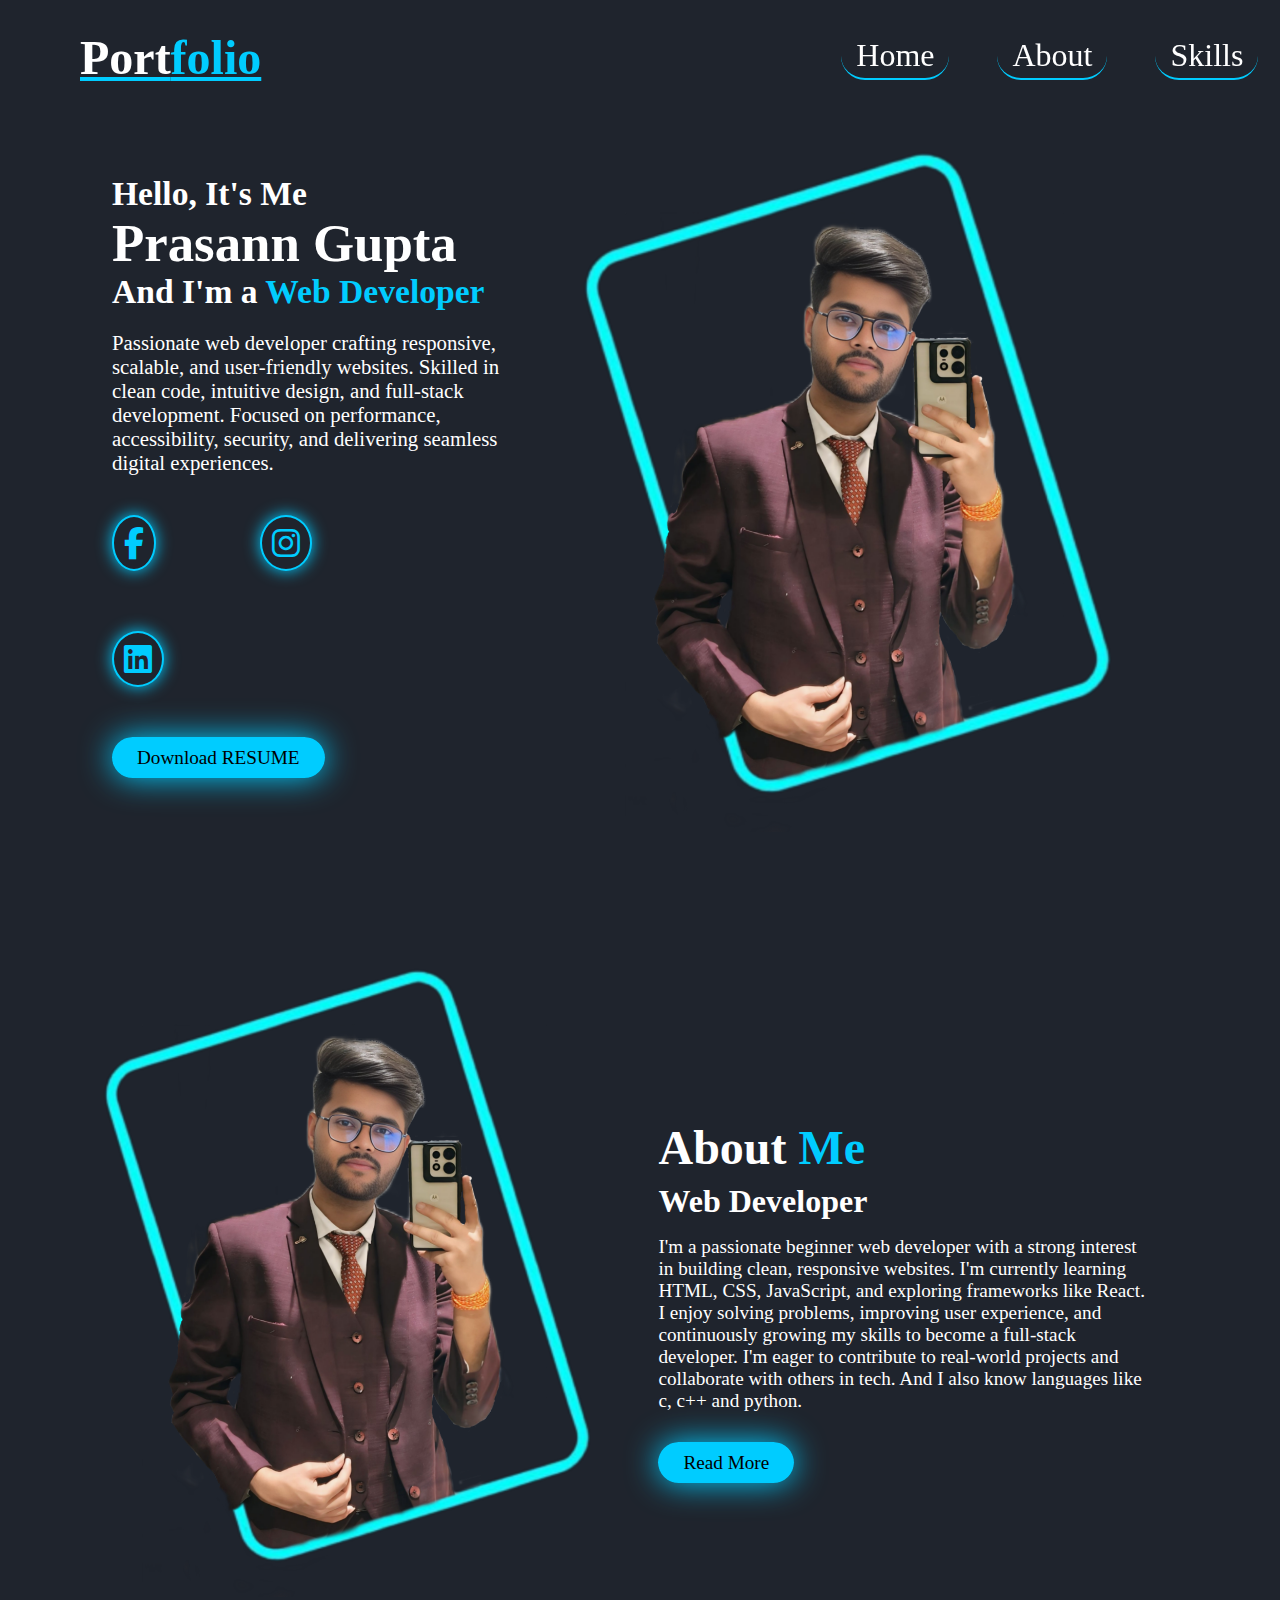
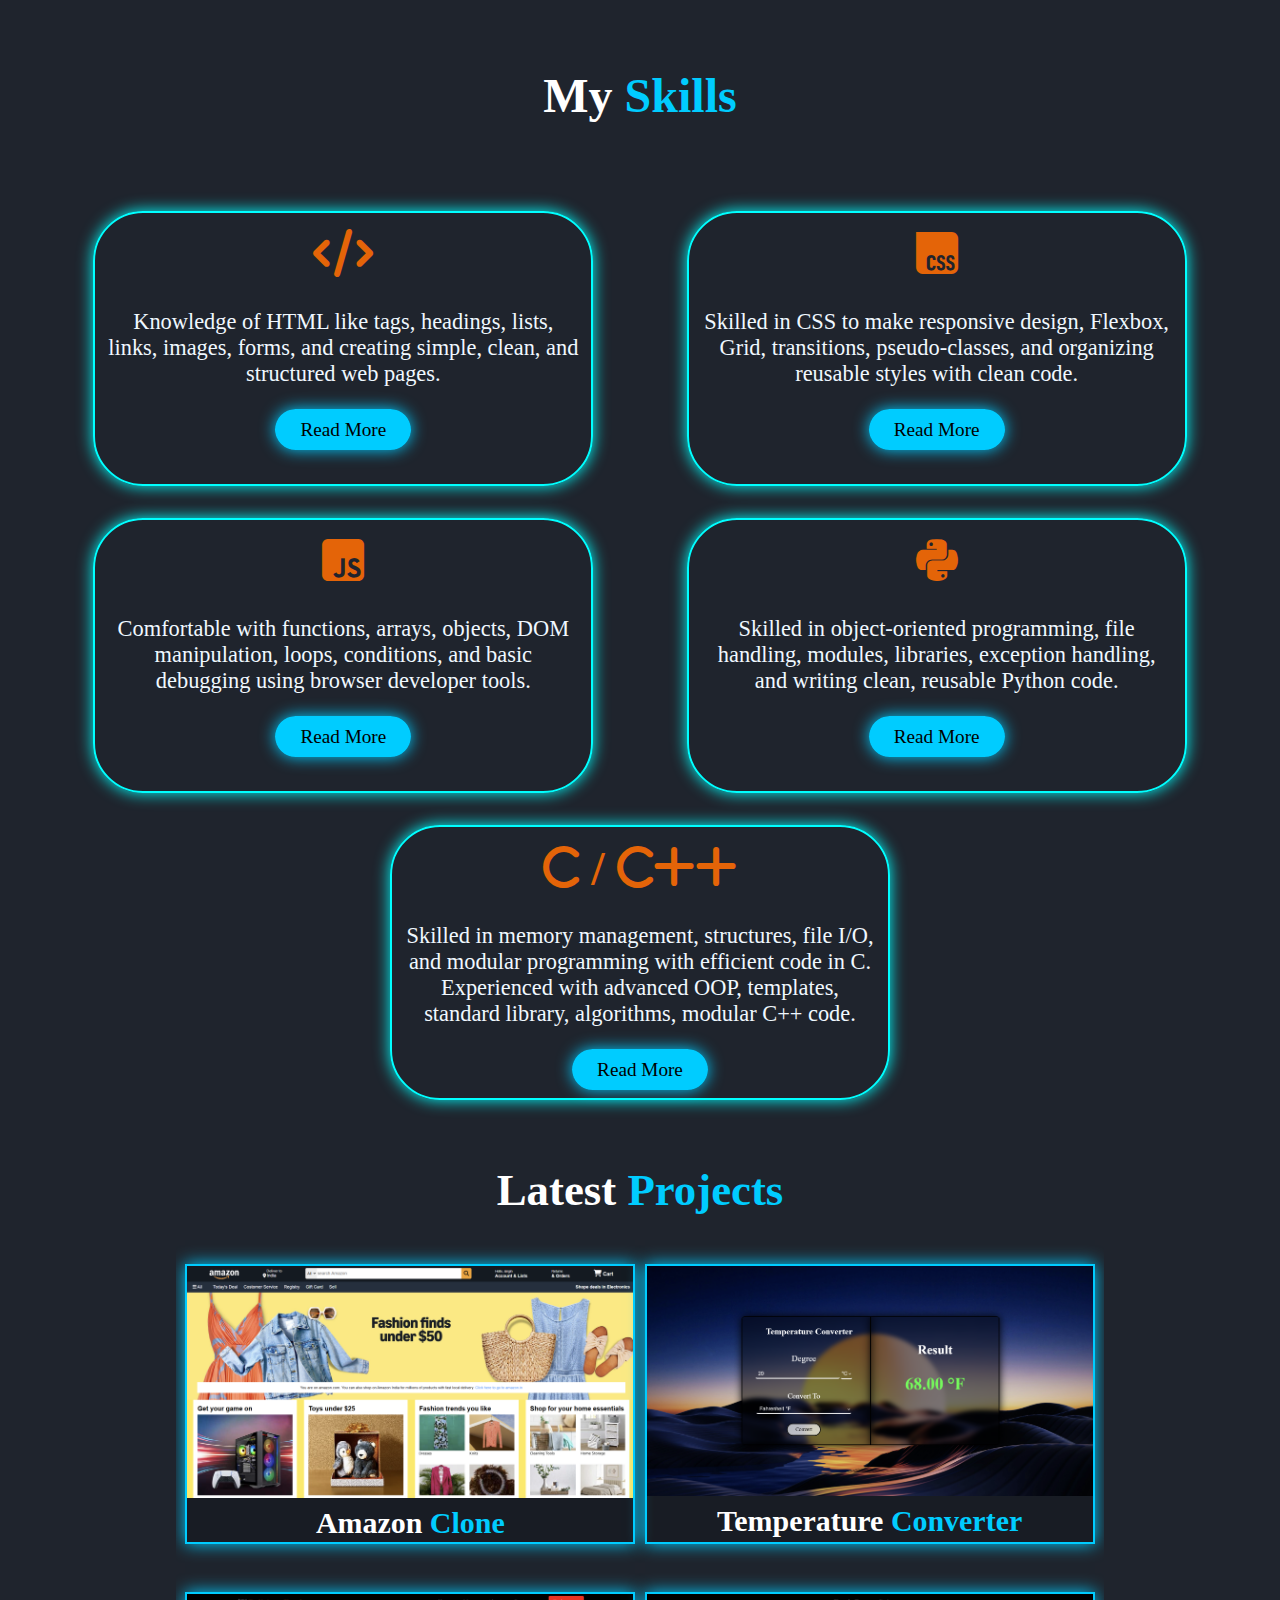
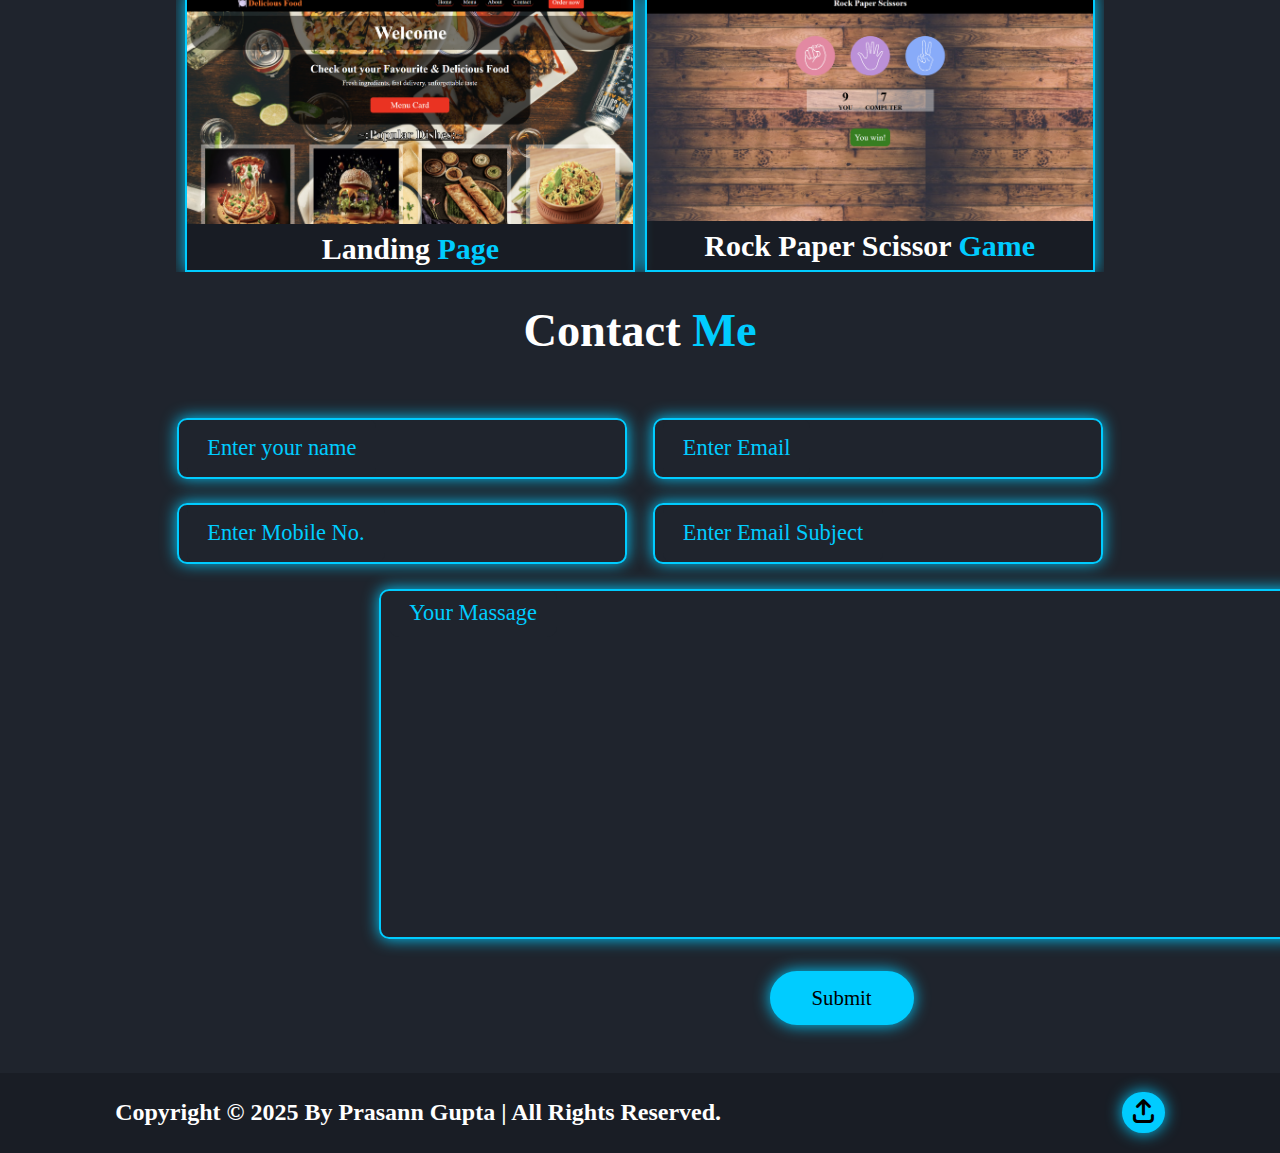
<file: index.html>
<!DOCTYPE html>
<html lang="en">
<head>
    <meta charset="UTF-8">
    <meta name="viewport" content="width=device-width, initial-scale=1.0">
    <title>Document</title>
    <link rel="stylesheet" href="https://cdnjs.cloudflare.com/ajax/libs/font-awesome/6.7.2/css/all.min.css" integrity="sha512-Evv84Mr4kqVGRNSgIGL/F/aIDqQb7xQ2vcrdIwxfjThSH8CSR7PBEakCr51Ck+w+/U6swU2Im1vVX0SVk9ABhg==" crossorigin="anonymous" referrerpolicy="no-referrer" />
    <link rel="stylesheet" href="style.css">
</head>
<body>
    <!-- Nev -->
    <header>
        <div class="nav-bar">
            <div class="logo">Port<span>folio</span></div>
            <ul class="nav">
                <li><a href="#home" class="home" >Home</a></li>
                <li><a href="#about">About</a></li>
                <li><a href="#skills">Skills</a></li>
                <li><a href="#Projects">Projects</a></li>
                <li><a href="#contact">Contact</a></li>
            </ul>
        </div>
    </header>

    <!-- Home -->

        <section class="contant" id="home">
            <div class="home-contant">
                <h3>Hello, It's Me</h3>
                <h1>Prasann Gupta</h1>
                <h3>And I'm  a <span> Web Developer</span></h3>
                <p>Passionate web developer crafting responsive, scalable, and user-friendly websites. Skilled in clean code, intuitive design, and full-stack development. Focused on performance, accessibility, security, and delivering seamless digital experiences.</p>
                <div class="socal-media">
                    <a href="https://www.facebook.com/share/16pqieLBY5/"><i class="fa-brands fa-facebook-f"></i></a>
                    <a href="https://www.instagram.com/_prasann_01?igsh=MXVicjBnd3BycWxraA== "><i class="fa-brands fa-instagram"></i></a>
                    <a href="https://www.linkedin.com/in/prasann-gupta-31b9b6272?utm_source=share&utm_campaign=share_via&utm_content=profile&utm_medium=android_app"><i class="fa-brands fa-linkedin"></i></a>
                </div>
                <a href="resume.html" class="btn">Download RESUME</a>
            </div>
            <div class="home-img">
                <img src="photo.png">
            </div>
        </section>

        <!-- about -->

        <section id="about" class="about">
            <div class="about-img">
                <img src="photo.png">
            </div>
            <div class="about-contant">
                <h2 class="heading">About <span>Me</span></h2>
                <h3>Web Developer</h3>
                <p>I'm a passionate beginner web developer with a strong interest in building clean, responsive websites. I'm currently learning HTML, CSS, JavaScript, and exploring frameworks like React. 
                I enjoy solving problems, improving user experience, and continuously growing my skills to become a full-stack developer. I'm eager to contribute to real-world projects and collaborate with others in tech. And I also know languages like c, c++ and python. </p>
                <a href="#" class="about-btn">Read More</a>
            </div>
        </section>

        <!-- Skills -->
         <div class="skills-heading">
            <h1>My <span>Skills</span></h1>
        </div>
        <section class="skills" id="skills">
            
            <div class="skills-contant">
                <div class="code-img"><i class="fa-solid fa-code"></i></div>
                <p> Knowledge of HTML like tags, headings, lists, links, images, forms, and creating simple, clean, and structured web pages.</p>                
                <a href="#" id="skills-btn">Read More</a>
            </div>
            <div class="skills-contant">
                <div class="code-img"><i class="fa-brands fa-css"></i></div>
                <p>Skilled in CSS to make responsive design, Flexbox, Grid, transitions, pseudo-classes, and organizing reusable styles with clean code.</p>
                <a href="#" id="skills-btn">Read More</a>
            </div>
            <div class="skills-contant">
                <div class="code-img"><i class="fa-brands fa-square-js"></i></div>
                <p>Comfortable with functions, arrays, objects, DOM manipulation, loops, conditions, and basic debugging using browser developer tools.</p>
                <a href="#" id="skills-btn">Read More</a>
            </div>
            <div class="skills-contant">
                <div class="code-img"><i class="fa-brands fa-python"></i></div>
                <p>Skilled in object-oriented programming, file handling, modules, libraries, exception handling, and writing clean, reusable Python code.</p>
                <a href="#" id="skills-btn">Read More</a>
            </div>
            <div class="skills-contant">
                <div class="code-img"><i class="fa-solid fa-c"> / c++</i></div>
                <p class="C-skill">Skilled in memory management, structures, file I/O, and modular programming with efficient code in C. Experienced with advanced OOP, templates, standard library, algorithms, modular C++ code.</p>
                <a href="#" id="skills-btn">Read More</a>
            </div>
        </section>

        <!-- Projects -->

        <section class="Project" id="Projects">
            <h1>Latest <span>Projects</span></h1>
            <div class="Project-allbox">
                <div class="Project-box" >
                    <img src="amazonclone.png">
                    <div class="Project-box-contant">
                        <h2>Amozon <span>Clone</span></h2>
                        <p>I have made a clone of Amozon using HTML & CSS which is looks like quite real.</p>
                        <a href="#"><i class="fa-solid fa-up-right-from-square"></i></a>
                    </div>
                    <h3 class="Project-box-hading">Amazon <span>Clone</span> </h3>
                </div>

                <div class="Project-box" >
                    <img src="temp.png">
                    <div class="Project-box-contant">
                        <h2>Temperature <span>Converter</span></h2>
                        <p>I have created a Temperature Converter web with the help of HTML,CSS and JavaScript which shows the accurate temperature after convert.</p>
                        <a href="#"><i class="fa-solid fa-up-right-from-square"></i></a>
                    </div>
                    <h3 class="Project-box-hading">Temperature <span>Converter</span> </h3>
                </div>

                <div class="Project-box" >
                    <img src="landing-page.png">
                    <div class="Project-box-contant">
                        <h2>Landing <span>Page</span></h2>
                        <p>I have created a beautiful delicious food landing page using only HTML & CSS</p>
                        <a href="#"><i class="fa-solid fa-up-right-from-square"></i></a>
                    </div>
                    <h3 class="Project-box-hading">Landing <span>Page</span> </h3>
                </div>

                <div class="Project-box" >
                    <img src="game.png">
                    <div class="Project-box-contant">
                        <h2>Rock Paper Scissor <span>Game</span></h2>
                        <p>I have created a Rock Paper Scissor Game using HTML,CSS and JavaScript.</p>
                        <a href="#"><i class="fa-solid fa-up-right-from-square"></i></a>
                    </div>
                    <h3 class="Project-box-hading">Rock Paper Scissor <span>Game</span> </h3>
                </div>
            </div>
        </section>

        <!-- contact -->

        <section class="contact" id="contact">
            <h2 class="contact-heading">Contact <span>Me</span></h2>
            <div>
                <div class="contact-body">
                    <div class="contact-container">
                        <div class="contact-area">
                            <input type="text" required>
                            <div class="contact-labelline">Enter your name</div> 
                        </div>
                    </div>
                    <div class="contact-container">
                        <div class="contact-area">
                            <input type="text" required>
                            <div class="contact-labelline">Enter Email</div> 
                        </div>
                    </div>
                </div>
            </div>
            <div>
                <div class="contact-body">
                    <div class="contact-container">
                        <div class="contact-area">
                            <input type="number" required>
                            <div class="contact-labelline">Enter Mobile No.</div> 
                        </div>
                    </div>
                    <div class="contact-container">
                        <div class="contact-area">
                            <input type="text" required>
                            <div class="contact-labelline">Enter Email Subject</div> 
                        </div>
                    </div>
                </div>
            </div>

            <div class="container">
                <div class="textarea">
                    <textarea name="" id="" cols="30" rows="10" required></textarea>
                    <div class="line">Your Massage</div> 
                    <span class="focus"></span>
                </div>
                <div class="contact-btn">
                    <a href="#" id="skill-btn">Submit</a>
                </div>
            </div>
        </section>
        <footer class="footer">
            <p>Copyright &copy; 2025 By Prasann Gupta | All Rights Reserved.</p>
            <a href="#"><i class="fa-solid fa-arrow-up-from-bracket"></i></a>
        </footer>
</body>
</html>
</file>
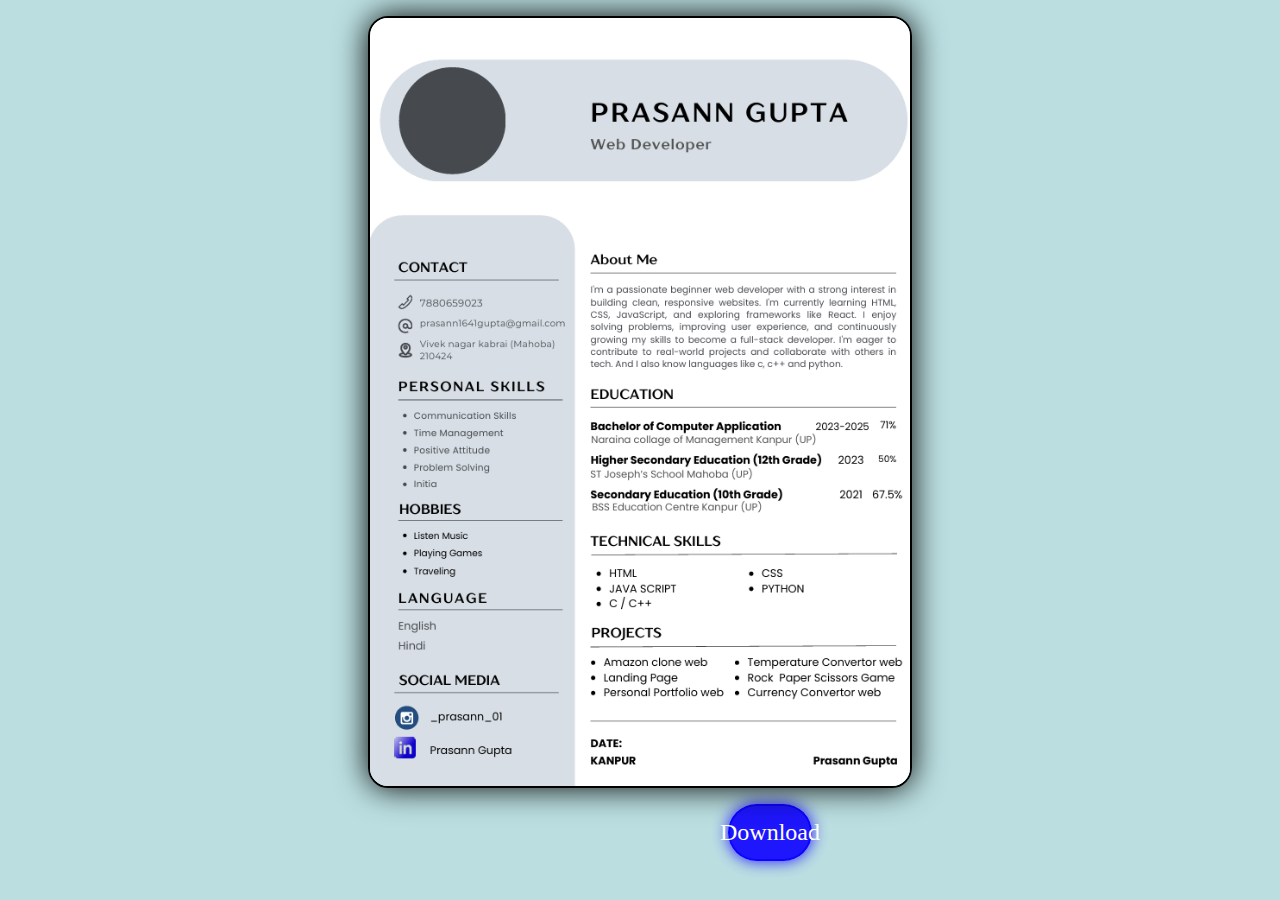
<file: resume.html>
<!DOCTYPE html>
<html lang="en">
<head>
    <meta charset="UTF-8">
    <meta name="viewport" content="width=device-width, initial-scale=1.0">
    <title>Document</title>
    <style>
        body{
            background-color: rgba(30, 149, 155, 0.3);
        }
        div{
            display: flex;
            justify-content: center;
            align-items: center;
            margin: 1rem 30rem 1rem 30rem;
        }
        img{
            height: 48rem;
            border: 2px solid black;
            box-shadow: 0 0 2rem black;
            border-radius: 20px;
        }
        a{  
            display: flex;
            justify-content: center;
            align-items: center;
            text-align: center;
            text-decoration: none;
            margin: 0 45rem 0 45rem ;
            padding: 13px 40px;
            border: 2px solid rgba(13, 0, 255,0.9);
            box-shadow: 0 0 1rem rgba(13, 0, 255,0.9);
            border-radius: 50px;
            background-color:rgba(13, 0, 255,0.9);
            color: white;
            font-size: 1.5rem;
            transition: 0.5s;
        }
        a:hover{
            background-color: #1f242d;
            color: white;
            box-shadow: 0 0 1.8rem rgba(13, 0, 255,0.9);
        }
    </style>
</head>
<body>
    <div >
        <img src="resume.png" alt="">
    </div>
    <a href="resume.png" download="">Download</a>
</body>
</html>
</file>
<file: style.css>
*{
    margin: 0;
    padding: 0;
    box-sizing: border-box;
}
body{
    background-color: #1f242d;
}
html{
    scroll-behavior:smooth;
}
.nav-bar{
    display: flex;
    position:fixed;
    top: 0px;
    height: 110px;
    width: 100%;
    background-color: #1f242d;
    z-index: 111111;
}
.logo{
    color: white;
    font-size: 3rem;
    padding: 30px;
    margin-left: 50px;
    text-decoration: underline rgb(0, 204, 255);
    font-weight: bold;
}
.logo span{
    color: rgb(0, 204, 255);
}

.nav{
    display: flex;
    justify-content: center;
    align-items: center;
    margin-left: 550px;
    gap: 3rem;
    list-style-type: none;
}
.nav a{
    color: white;
    text-decoration: none;
    font-size: 2rem;
    padding: 5px 15px;
    border-radius: 50px;
    border-bottom: 2px solid rgb(0, 204, 255);
    transition: 0.5s;
}
.nav a:hover{
    background-color: rgb(0, 204, 255);
    box-shadow: 0 0 1rem rgb(0, 204, 255);
}
       /*home*/

.contant{
    display: flex;
    justify-content: center;
    align-items: center;
    padding-left: 7rem;
    padding-top: 7rem;
}
.home-img{
    height: 45rem;
    display: flex;
    margin-right: 6rem;
}
.home-contant{
    color: white;
}
.home-contant h3{
    font-size: 2.1rem;
}
.home-contant h1{
    font-size: 3.3rem;
}
.home-contant p{
    padding-top: 20px;
    padding-bottom: 40px;
    font-size: 1.3rem;
}
.home-contant span{
    color: rgb(0, 204, 255);
}
.socal-media i{
    font-size: 2rem;
    margin: 0 100px 60px 0;
    color: rgb(0, 204, 255);
    background-color: #1f242d;
    padding: 10px 10px;
    border: 2px solid rgb(0, 204, 255);
    box-shadow: 0 0 1rem rgb(0, 204, 255);
    border-radius: 50%;
    transition: 0.4s;
}
.socal-media i:hover{
    color: white;
    background-color: rgb(0, 204, 255);
}

.btn{
    margin-top: 100px;
    text-decoration: none;
    color: black;
    padding: 10px 25px;
    background-color: rgb(0, 204, 255);
    border-radius: 50px;
    font-size: 1.2rem;
    transition: 0.5s ;
    box-shadow: 0 0 2rem rgb(0, 204, 255);
}
.btn:hover{
    background-color: transparent;
    border: 2px solid rgb(0, 204, 255);
    color: white;
}

        /* About */

.about{
    display: flex;
    justify-content: center;
    align-content: center;  
    scroll-margin-top: 2.5rem;
}
.about-img{
    height: 45rem;
    display: flex;
    margin-left: 2rem;
    margin-top: 100px;
    padding-bottom: 55px;
}
.about-contant{
    margin: 18rem 8rem 0 0;
}
.about-contant h2{
    font-size: 3rem;
    color: white;
}
.about-contant span{
    color: rgb(0, 204, 255);
}
.about-contant h3{
    margin-top: 0.5rem;
    font-size: 2rem;
    color: white;
}
.about-contant p{
    font-size: 1.2rem;
    margin: 1rem 0 2.5rem 0;
    color: white;
}
.about-btn {
    text-decoration: none;
    color: black;
    padding: 10px 25px;
    background-color: rgb(0, 204, 255);
    border-radius: 50px;
    font-size: 1.2rem;
    transition: 0.5s ;
    box-shadow: 0 0 2rem rgb(0, 204, 255);
}
.about-btn:hover{
    box-shadow: 0 0 1rem rgb(0, 204, 255);
}
        /* skills */

.skills-heading{
    text-align: center;
    padding-top: 1rem;
    font-size: 1.5rem;
    color: white;
    margin-bottom: 5.5rem;
}
.skills-heading span{
    color: rgb(0, 204, 255);
}
.skills{
    display: flex;
    flex-wrap: wrap;
    justify-content: space-evenly;
    text-align: center;
    scroll-margin-top: 16rem;
}
.skills-contant{
    color: aliceblue;
    border-radius: 50px;
    border: 2px solid aqua;
    box-shadow: 0 0 1rem aqua;
    height: 275px;
    width: 500px;
    margin-bottom: 2rem;
}
.skills-contant i{
    color: rgb(228, 100, 8);
    font-size: 3rem;
    margin: 1rem 0 2rem 0;
}
.skills-contant p{
    font-size: 1.4rem;
    margin: 0 0.7rem 2rem 0.7rem;
}

#skills-btn {
    text-decoration: none;
    color: black;
    padding: 10px 25px;
    background-color: rgb(0, 204, 255);
    border-radius: 50px;
    font-size: 1.2rem;
    transition: 0.5s ;
    box-shadow: 0 0 1rem rgb(0, 204, 255);
}
#skills-btn:hover{
    box-shadow: none;
}

        /* Project */

.Project{
    scroll-margin-top: 6rem;
}

.Project h1{
    text-align: center;
    font-size: 2.8rem;
    padding-top: 2rem;
    color: white;
}
.Project span {
    color: rgb(0, 204, 255);
}
.Project-allbox{
    display: flex;
    flex-wrap: wrap;
    justify-content: space-evenly;
    align-content: center;
    overflow: hidden;
    margin: 0 11rem 2rem 11rem ;
}
.Project-box{

    height: 280px;
    width: 450px;
    margin-top: 3rem;
    text-align: center;
    color: white;
    background-color: rgba(0, 0, 0,0.2);
    border: 2px solid rgb(0, 204, 255);
    box-shadow: 0 0 1rem rgb(0, 204, 255);
    font-size: 1.6rem;
    position: relative;
}
.Project-box img{
    width: 100%;
    display: block;
    margin-bottom: 4rem;
    margin: auto;
}
.Project-box .Project-box-contant{
    width: 100%;
    height: 100%;
    position: absolute;
    top: 0;
    left: 0;
    background: linear-gradient(rgba(0,0,0,0.8),rgb(0,204,255,1));
    display: flex;
    justify-content: center;
    align-items: center;
    text-align: center;
    flex-direction: column;
    padding: 0 0rem;
    transform: translateY(100%);
    transition: 0.5s ease;
    opacity: 0;
}
.Project-box:hover .Project-box-contant{
    transform: translatey(0);
    opacity: 1;
}
.Project-box-contant h2{
    color: white;
}
.Project-box-contant span{
    color: rgb(0, 204, 255);
}
.Project-box-contant p{
    color: black;
    font-weight: bolder;
}
.Project-box-contant a{
    margin-top: 1rem;
    padding: 12px 13px;
    border-radius: 50%;
    background-color: white;
    color: black;
}
.Project-box-hading{
    margin: 0.5rem;
}

        /* contact */

.contact{
    scroll-margin-top: 7.5rem;
}

.contact-heading{
    text-align: center;
    font-size: 2.9rem;
    color: white;
    margin-bottom: 3rem;
    
}
.contact-heading span{
    color: rgb(0, 204, 255);
}

.contact-body{
    display: flex;
    justify-content: center;
    align-items: center;
}

.contact-container{
    width: 450px;
    margin: 0.8rem;
}
.contact-area{
    position: relative;
    height: 60px;
    line-height: 60px;
    border-radius: 10px;
    box-shadow: 0 0 1rem rgb(0, 204, 255);
}
.contact-area input{
    position: absolute;
    width: 100%;
    outline: none;
    font-size: 1.5rem;
    padding: 0 30px;
    line-height: 57px;
    border: 2px solid rgb(0, 204, 255);
    border-radius: 10px;
    background-color: transparent;
    transition: 0.1s ease;
    z-index: 1;
}
.contact-labelline{
    position: absolute;
    font-size: 1.4rem;
    color: rgb(0, 204, 255);
    padding: 0 20px;
    margin: 0 10px;
    background-color: #1f242d;
    transition: 0.2s ease;
    border-radius: 10px;
}
input:focus,
input:valid{
    color: white;
    border: 4px solid rgb(0, 204, 255);
}
input:focus + .contact-labelline,
input:valid + .contact-labelline{
    color: rgb(0, 204, 255);
    height: 30px;
    line-height: 30px;
    padding: 0 12px;
    transform: translate(-5px,-16px)scale(0.88);
    z-index: 1;
}

.container{
    width: 57.8rem;
    margin: 0.8rem 0 1rem 23.7rem;

}
.textarea{
    position: relative;
    height: 350px;
    line-height: 100%;
    border-radius: 10px;
    box-shadow: 0 0 1rem rgb(0, 204, 255);
}
.textarea textarea{
    position: absolute;
    width: 100%;
    outline: none;
    font-size: 1.5rem;
    padding: 1rem 30px;
    line-height: 131%;
    border: 2px solid rgb(0, 204, 255);
    border-radius: 10px;
    background-color: transparent;
    transition: 0.1s ease;
    z-index: 1111;
}
.line{
    position: absolute;
    font-size: 1.4rem;
    color: rgb(0, 204, 255);
    padding: 1rem 20px;
    margin: 0 10px;
    background-color: #1f242d;
    transition: 0.2s ease;
    border-radius: 10px;
}

textarea:focus,
textarea:valid{
    color: white;
    border: 4px solid rgb(0, 204, 255);
}
textarea:focus + .line,
textarea:valid + .line{
    color: rgb(0, 204, 255);
    height: 30px;
    line-height: 30px;
    padding: 0 12px;
    transform: translate(23.7rem,-16px)scale(0.88);
    z-index: 1111;
}

.contact-btn{
    display: flex;
    justify-content: center;
    align-items: center;
}
.contact-btn a{
    text-decoration: none;
    margin: 2rem 0 2rem ;
    padding: 13px 40px;
    border: 2px solid rgb(0, 204, 255);
    box-shadow: 0 0 1rem rgb(0, 204, 255);
    border-radius: 50px;
    background-color: rgb(0, 204, 255);
    color: black;
    font-size: 1.3rem;
    transition: 0.5s;
}
.contact-btn a:hover{
    background-color: #1f242d;
    color: white;
    box-shadow: 0 0 2rem rgb(0, 204, 255);
}

 
footer{
    display: flex;
    justify-content: space-between;
    align-items: center;
    padding: 2px 9%;
    height: 80px;
    background-color: #191d25;
    color: white;
    font-size: 1.5rem;
    font-weight: bold;
}
footer a{
    padding: 5px 9px;
    color: black;
    border: 2px solid rgb(0, 204, 255);
    border-radius: 50px;
    background-color: rgb(0, 204, 255);
    box-shadow: 0 0 1rem rgb(0, 204, 255);
    transition: 0.5s;
}
footer a:hover{
    color: white;
    background: transparent;
    box-shadow: 0 0 2rem rgb(0, 204, 255);
}
</file>
